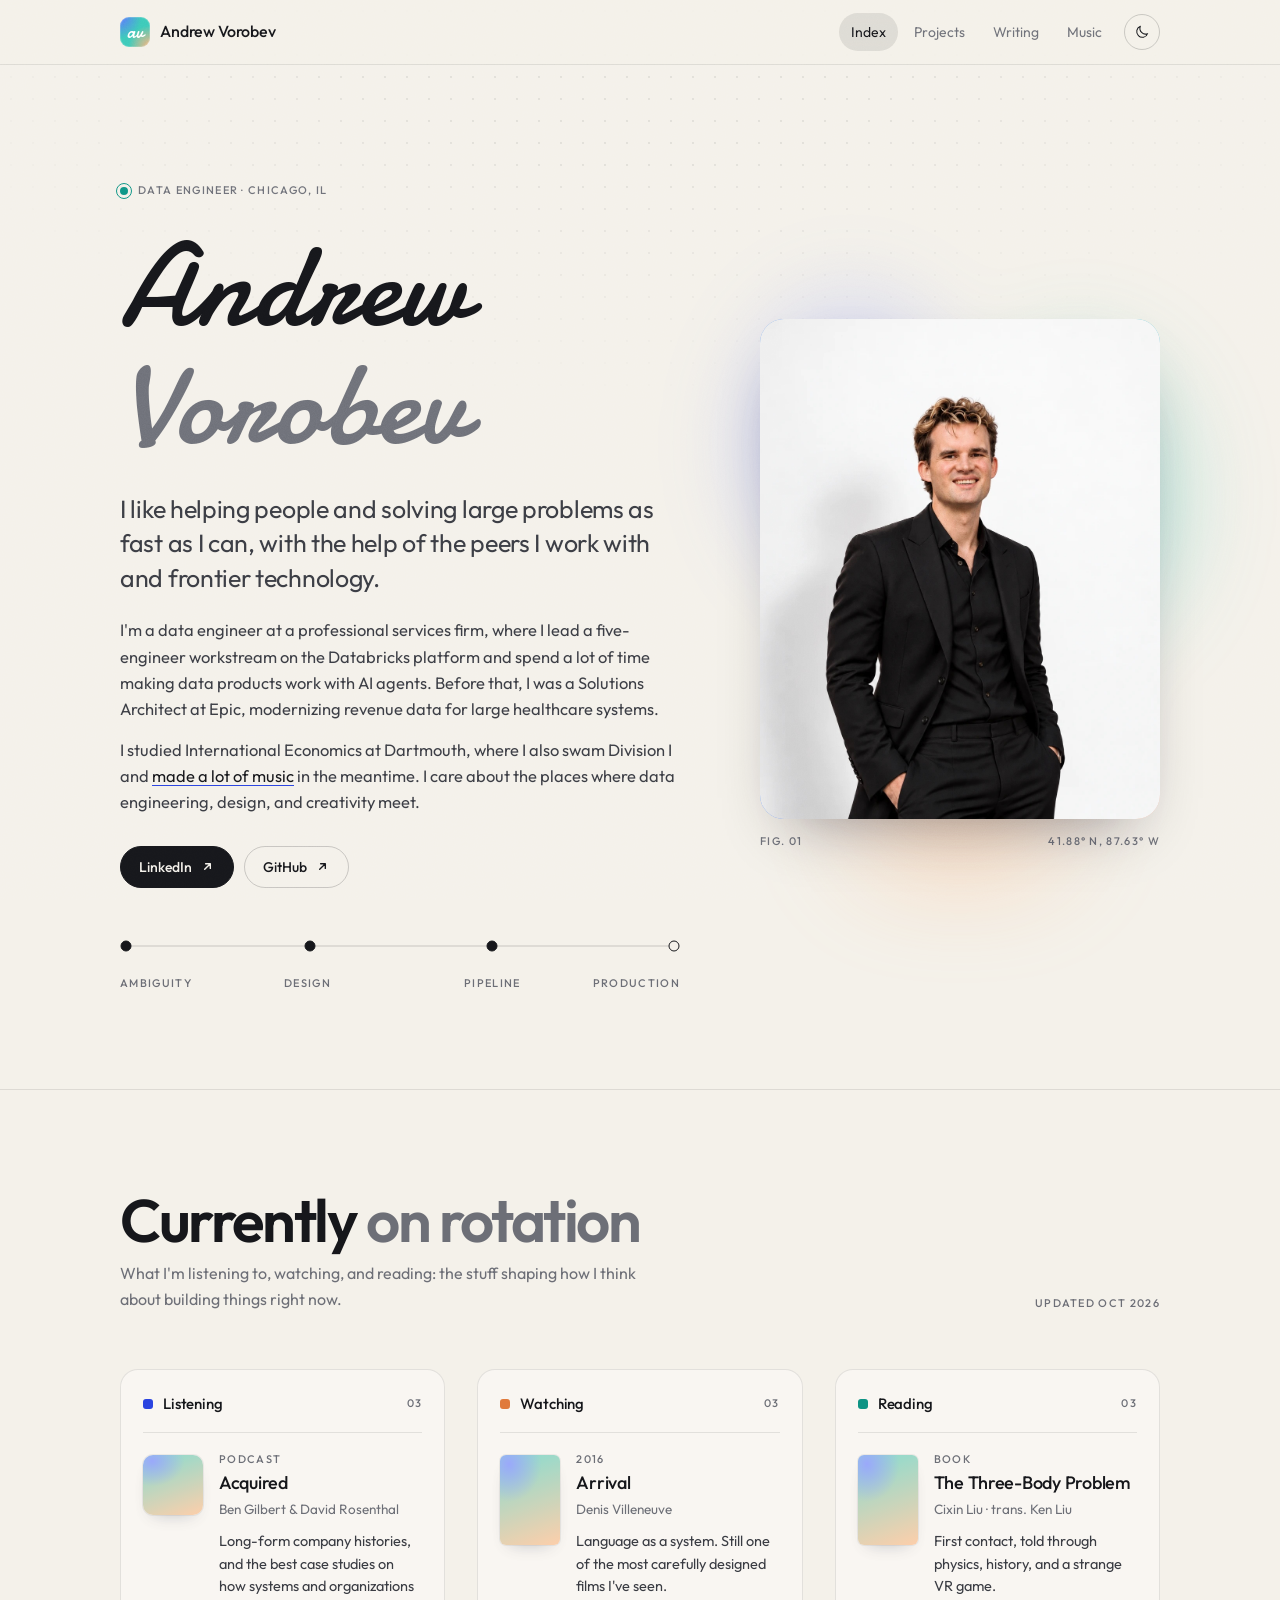
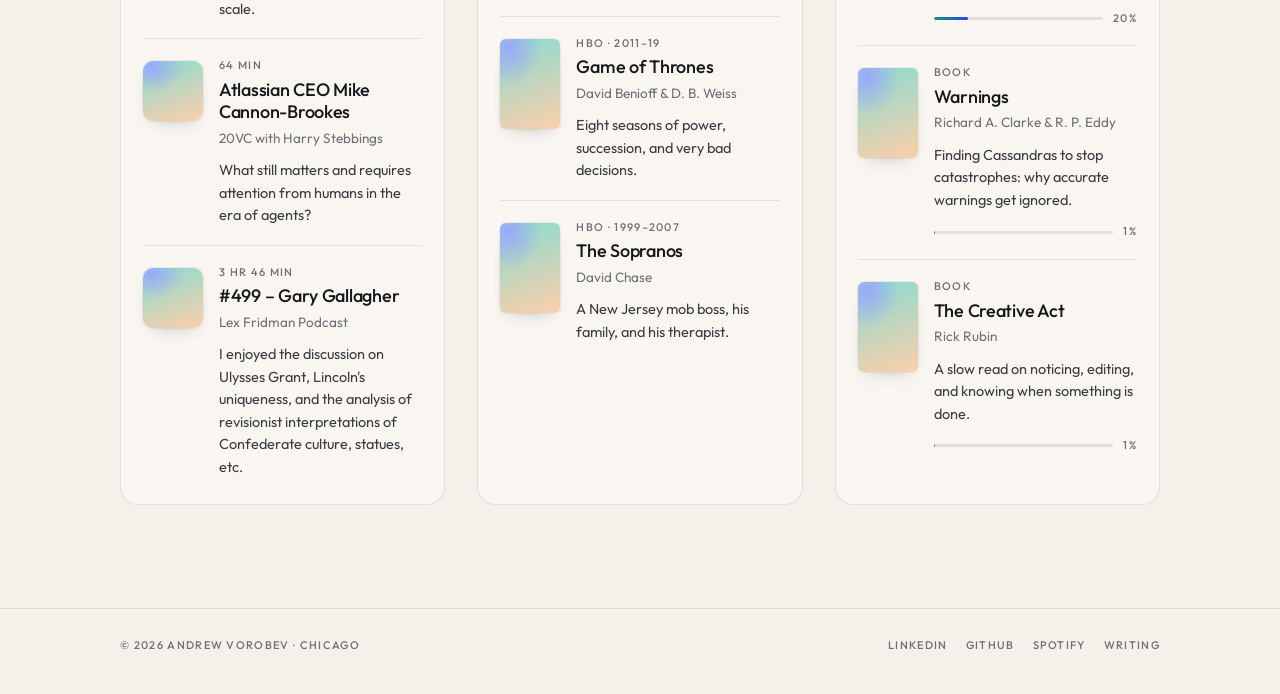
<file: index.html>
<!doctype html>
<html lang="en">
  <head>
    <meta charset="utf-8" />
    <meta name="viewport" content="width=device-width, initial-scale=1" />
    <title>Andrew Vorobev | Data Engineer</title>
    <meta
      name="description"
      content="Andrew Vorobev is a Chicago-based data engineer who takes ambiguous problems all the way to production Databricks systems."
    />
    <meta property="og:title" content="Andrew Vorobev | Data Engineer" />
    <meta property="og:description" content="Data engineering, design, and what I'm into right now." />
    <meta property="og:url" content="https://avorobev.com/" />
    <meta property="og:type" content="website" />
    <meta property="og:image" content="https://avorobev.com/assets/img/avatar.jpg" />
    <link rel="canonical" href="https://avorobev.com/" />
    <link rel="icon" href="/favicon.svg" type="image/svg+xml" />
    <meta name="theme-color" content="#f4f1ea" media="(prefers-color-scheme: light)" />
    <meta name="theme-color" content="#0b0c0f" media="(prefers-color-scheme: dark)" />
    <script>
      document.documentElement.classList.add("js");
      try {
        var t = localStorage.getItem("theme");
        if (t === "light" || t === "dark") document.documentElement.setAttribute("data-theme", t);
      } catch (e) {}
    </script>
    <link rel="preconnect" href="https://fonts.googleapis.com" />
    <link rel="preconnect" href="https://fonts.gstatic.com" crossorigin />
    <link
      rel="stylesheet"
      href="https://fonts.googleapis.com/css2?family=Damion&family=Outfit:wght@300..700&display=swap"
    />
    <link rel="stylesheet" href="/assets/css/site.css?v=202610201709" />
  </head>
  <body>
    <a class="skip" href="#main">Skip to content</a>

    <header class="site-header">
      <div class="wrap">
        <a class="brand" href="/" aria-label="Andrew Vorobev, home">
          <span class="brand-mark" aria-hidden="true">av</span>
          <span class="brand-name">Andrew Vorobev</span>
        </a>
        <nav class="nav" aria-label="Primary">
          <a href="/" aria-current="page">Index</a>
          <a href="/projects/">Projects</a>
          <a href="/writing/">Writing</a>
          <a href="/music/">Music</a>
          <button class="theme-toggle" type="button" aria-label="Toggle color theme">
            <svg class="moon" viewBox="0 0 24 24" fill="none" stroke="currentColor" stroke-width="1.6" stroke-linecap="round" stroke-linejoin="round"><path d="M20.5 14.5A8.5 8.5 0 0 1 9.5 3.5a8.5 8.5 0 1 0 11 11Z" /></svg>
            <svg class="sun" viewBox="0 0 24 24" fill="none" stroke="currentColor" stroke-width="1.6" stroke-linecap="round"><circle cx="12" cy="12" r="4" /><path d="M12 2v2M12 20v2M4.9 4.9l1.4 1.4M17.7 17.7l1.4 1.4M2 12h2M20 12h2M4.9 19.1l1.4-1.4M17.7 6.3l1.4-1.4" /></svg>
          </button>
        </nav>
      </div>
    </header>

    <main id="main">
      <!-- ============ Hero ============ -->
      <section class="hero">
        <div class="wrap hero-grid">
          <div class="reveal">
            <div class="eyebrow mono">
              <span class="pulse" aria-hidden="true"></span>
              Data Engineer · Chicago, IL
            </div>

            <h1>Andrew<br /><em>Vorobev</em></h1>

            <p class="lede">
              I like helping people and solving large problems as fast as I can, with the help of the peers I work
              with and frontier technology.
            </p>

            <div class="bio">
              <p>
                I'm a data engineer at a professional services firm, where I lead a five-engineer workstream on the Databricks
                platform and spend a lot of time making data products work with AI agents. Before that, I was a
                Solutions Architect at Epic, modernizing revenue data for large healthcare systems.
              </p>
              <p>
                I studied International Economics at Dartmouth, where I also swam Division I and
                <a class="inline-link" href="/music/">made a lot of music</a> in the meantime. I care about the
                places where data engineering, design, and creativity meet.
              </p>
            </div>

            <div class="links">
              <a class="btn btn-primary" href="https://www.linkedin.com/in/andrew-vorobev/" target="_blank" rel="noopener">
                LinkedIn
                <svg viewBox="0 0 16 16" fill="none" stroke="currentColor" stroke-width="1.5" stroke-linecap="round" stroke-linejoin="round" aria-hidden="true"><path d="M5 11 11 5M6 5h5v5" /></svg>
              </a>
              <a class="btn" href="https://github.com/avorobevv" target="_blank" rel="noopener">
                GitHub
                <svg viewBox="0 0 16 16" fill="none" stroke="currentColor" stroke-width="1.5" stroke-linecap="round" stroke-linejoin="round" aria-hidden="true"><path d="M5 11 11 5M6 5h5v5" /></svg>
              </a>
            </div>

            <div class="pipeline" aria-hidden="true">
              <svg viewBox="0 0 560 28" preserveAspectRatio="none">
                <defs>
                  <linearGradient id="flowGradient" x1="0" x2="1" y1="0" y2="0">
                    <stop offset="0" stop-color="var(--accent-2)" />
                    <stop offset="0.55" stop-color="var(--accent)" />
                    <stop offset="1" stop-color="var(--accent-3)" />
                  </linearGradient>
                </defs>
                <line class="track" x1="6" y1="14" x2="554" y2="14" />
                <line class="flow" x1="6" y1="14" x2="554" y2="14" />
                <circle class="node done" cx="6" cy="14" r="5" />
                <circle class="node done" cx="190" cy="14" r="5" />
                <circle class="node done" cx="372" cy="14" r="5" />
                <circle class="node" cx="554" cy="14" r="5" />
              </svg>
              <div class="pipeline-labels mono">
                <span>Ambiguity</span>
                <span>Design</span>
                <span>Pipeline</span>
                <span>Production</span>
              </div>
            </div>
          </div>

          <figure class="portrait reveal" style="margin: 0">
            <div class="orb" aria-hidden="true"></div>
            <div class="frame">
              <span class="monogram" aria-hidden="true">av</span>
                      <img src="/assets/img/avatar.jpg" alt="Portrait of Andrew Vorobev" width="1024" height="1536" onerror="this.remove()" />
            </div>
            <figcaption class="caption mono">
              <span>Fig. 01</span>
              <span>41.88° N, 87.63° W</span>
            </figcaption>
          </figure>
        </div>
      </section>

      <!-- ============ Currently ============ -->
      <section class="section" id="currently">
        <div class="wrap">
          <div class="section-head reveal">
            <div>
              <h2>Currently <em>on rotation</em></h2>
              <p>What I'm listening to, watching, and reading: the stuff shaping how I think about building things right now.</p>
            </div>
            <span class="mono" data-updated></span>
          </div>

          <div class="shelves">
            <article class="shelf reveal" data-kind="listening">
              <header class="shelf-head">
                <h3 class="shelf-title"><span class="swatch" aria-hidden="true"></span>Listening</h3>
                <span class="mono" data-count="listening"></span>
              </header>
              <ol data-shelf="listening"></ol>
            </article>

            <article class="shelf reveal" data-kind="watching">
              <header class="shelf-head">
                <h3 class="shelf-title"><span class="swatch" aria-hidden="true"></span>Watching</h3>
                <span class="mono" data-count="watching"></span>
              </header>
              <ol data-shelf="watching"></ol>
            </article>

            <article class="shelf reveal" data-kind="reading">
              <header class="shelf-head">
                <h3 class="shelf-title"><span class="swatch" aria-hidden="true"></span>Reading</h3>
                <span class="mono" data-count="reading"></span>
              </header>
              <ol data-shelf="reading"></ol>
            </article>
          </div>
        </div>
      </section>
    </main>

    <footer class="site-footer">
      <div class="wrap mono">
        <span>© <span data-year>2026</span> Andrew Vorobev · Chicago</span>
        <nav aria-label="Footer">
          <a href="https://www.linkedin.com/in/andrew-vorobev/" target="_blank" rel="noopener">LinkedIn</a>
          <a href="https://github.com/avorobevv" target="_blank" rel="noopener">GitHub</a>
          <a href="https://open.spotify.com/playlist/3fFQsMJOLqlDgXYkNLs4aQ" target="_blank" rel="noopener">Spotify</a>
          <a href="/writing/">Writing</a>
        </nav>
      </div>
    </footer>

    <script src="/assets/js/now.js?v=202610201709"></script>
    <script src="/assets/js/main.js?v=202610201709"></script>
  </body>
</html>
</file>
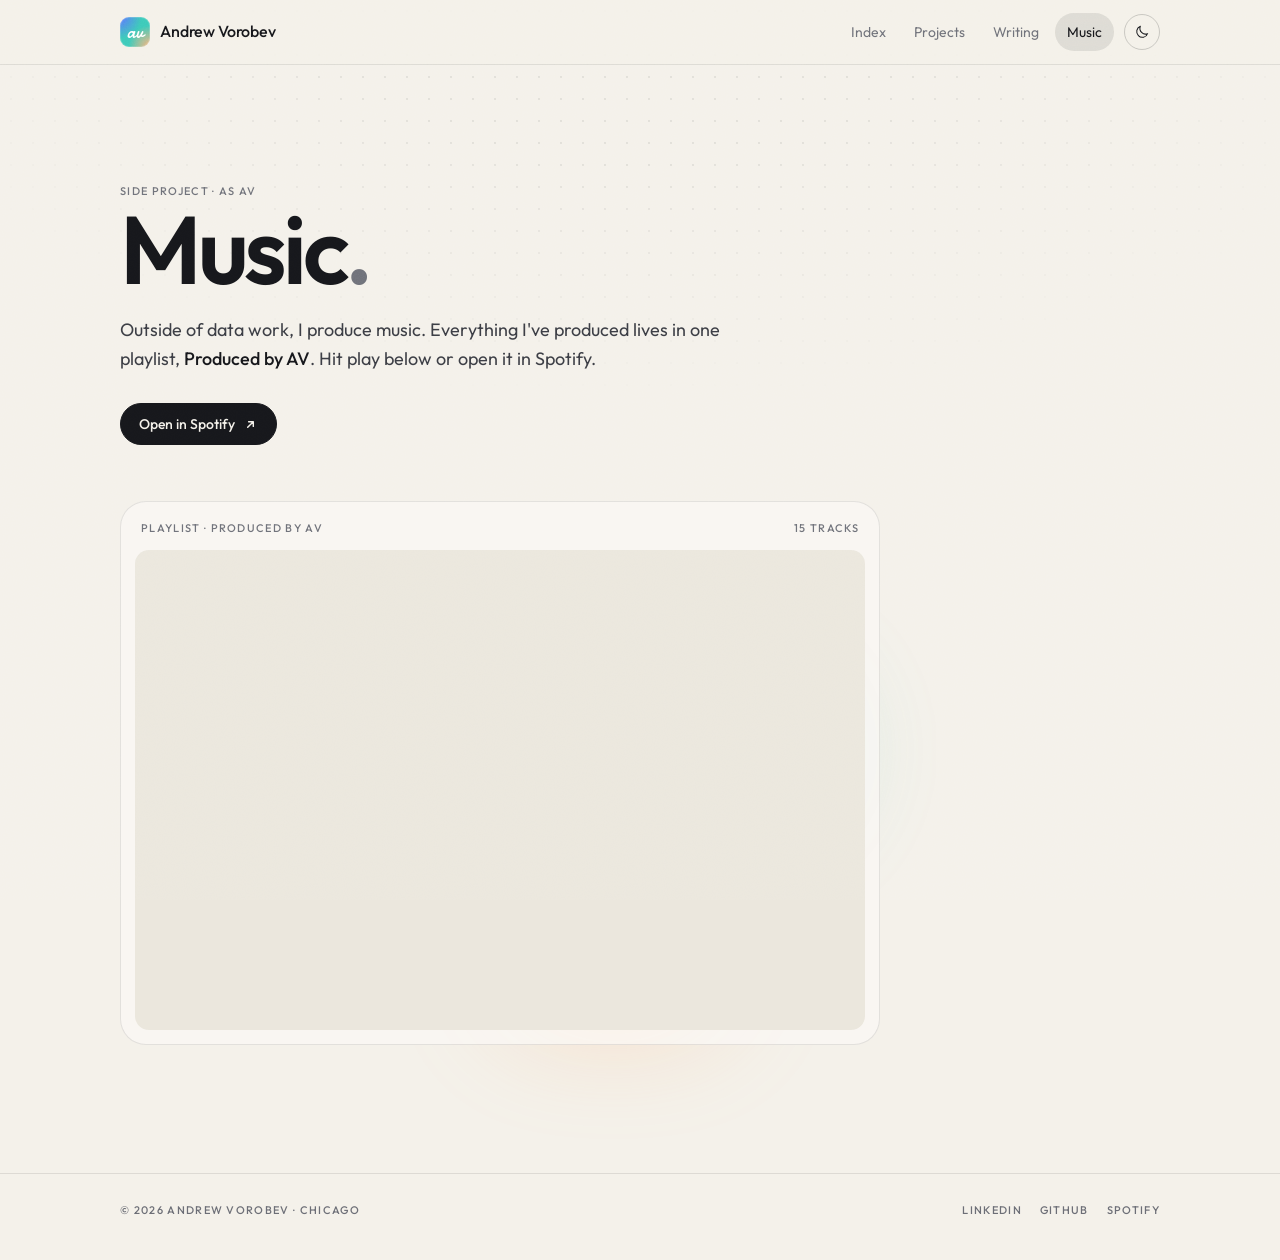
<file: music/index.html>
<!doctype html>
<html lang="en">
  <head>
    <meta charset="utf-8" />
    <meta name="viewport" content="width=device-width, initial-scale=1" />
    <title>Music | Andrew Vorobev</title>
    <meta name="description" content="Songs produced by Andrew Vorobev, as AV." />
    <meta property="og:title" content="Produced by AV" />
    <meta property="og:description" content="Songs produced by Andrew Vorobev, as AV." />
    <meta property="og:url" content="https://avorobev.com/music/" />
    <link rel="canonical" href="https://avorobev.com/music/" />
    <link rel="icon" href="/favicon.svg" type="image/svg+xml" />
    <meta name="theme-color" content="#f4f1ea" media="(prefers-color-scheme: light)" />
    <meta name="theme-color" content="#0b0c0f" media="(prefers-color-scheme: dark)" />
    <script>
      document.documentElement.classList.add("js");
      try {
        var t = localStorage.getItem("theme");
        if (t === "light" || t === "dark") document.documentElement.setAttribute("data-theme", t);
      } catch (e) {}
    </script>
    <link rel="preconnect" href="https://fonts.googleapis.com" />
    <link rel="preconnect" href="https://fonts.gstatic.com" crossorigin />
    <link
      rel="stylesheet"
      href="https://fonts.googleapis.com/css2?family=Damion&family=Outfit:wght@300..700&display=swap"
    />
    <link rel="stylesheet" href="/assets/css/site.css?v=202610201709" />
  </head>
  <body>
    <a class="skip" href="#main">Skip to content</a>

    <header class="site-header">
      <div class="wrap">
        <a class="brand" href="/" aria-label="Andrew Vorobev, home">
          <span class="brand-mark" aria-hidden="true">av</span>
          <span class="brand-name">Andrew Vorobev</span>
        </a>
        <nav class="nav" aria-label="Primary">
          <a href="/">Index</a>
          <a href="/projects/">Projects</a>
          <a href="/writing/">Writing</a>
          <a href="/music/" aria-current="page">Music</a>
          <button class="theme-toggle" type="button" aria-label="Toggle color theme">
            <svg class="moon" viewBox="0 0 24 24" fill="none" stroke="currentColor" stroke-width="1.6" stroke-linecap="round" stroke-linejoin="round"><path d="M20.5 14.5A8.5 8.5 0 0 1 9.5 3.5a8.5 8.5 0 1 0 11 11Z" /></svg>
            <svg class="sun" viewBox="0 0 24 24" fill="none" stroke="currentColor" stroke-width="1.6" stroke-linecap="round"><circle cx="12" cy="12" r="4" /><path d="M12 2v2M12 20v2M4.9 4.9l1.4 1.4M17.7 17.7l1.4 1.4M2 12h2M20 12h2M4.9 19.1l1.4-1.4M17.7 6.3l1.4-1.4" /></svg>
          </button>
        </nav>
      </div>
    </header>

    <main id="main" class="wrap">
      <section class="page-head reveal">
        <span class="mono">Side project · as AV</span>
        <h1>Music<em>.</em></h1>
        <p>
          Outside of data work, I produce music. Everything I've produced lives in one playlist,
          <em>Produced by AV</em>. Hit play below or open it in Spotify.
        </p>
        <div class="links">
          <a class="btn btn-primary" href="https://open.spotify.com/playlist/3fFQsMJOLqlDgXYkNLs4aQ" target="_blank" rel="noopener">
            Open in Spotify
            <svg viewBox="0 0 16 16" fill="none" stroke="currentColor" stroke-width="1.5" stroke-linecap="round" stroke-linejoin="round" aria-hidden="true"><path d="M5 11 11 5M6 5h5v5" /></svg>
          </a>
        </div>
      </section>

      <section class="player reveal" aria-label="Produced by AV on Spotify">
        <div class="orb" aria-hidden="true"></div>
        <div class="player-head">
          <span class="mono">Playlist · Produced by AV</span>
          <span class="mono">15 tracks</span>
        </div>
        <iframe
          class="player-embed"
          title="Spotify playlist: Produced by AV"
          src="https://open.spotify.com/embed/playlist/3fFQsMJOLqlDgXYkNLs4aQ?utm_source=generator"
          width="100%"
          height="480"
          frameborder="0"
          allow="autoplay; clipboard-write; encrypted-media; fullscreen; picture-in-picture"
          loading="lazy"
        ></iframe>
      </section>
    </main>

    <footer class="site-footer">
      <div class="wrap mono">
        <span>© <span data-year>2026</span> Andrew Vorobev · Chicago</span>
        <nav aria-label="Footer">
          <a href="https://www.linkedin.com/in/andrew-vorobev/" target="_blank" rel="noopener">LinkedIn</a>
          <a href="https://github.com/avorobevv" target="_blank" rel="noopener">GitHub</a>
          <a href="https://open.spotify.com/playlist/3fFQsMJOLqlDgXYkNLs4aQ" target="_blank" rel="noopener">Spotify</a>
        </nav>
      </div>
    </footer>

    <script src="/assets/js/main.js?v=202610201709"></script>
  </body>
</html>
</file>
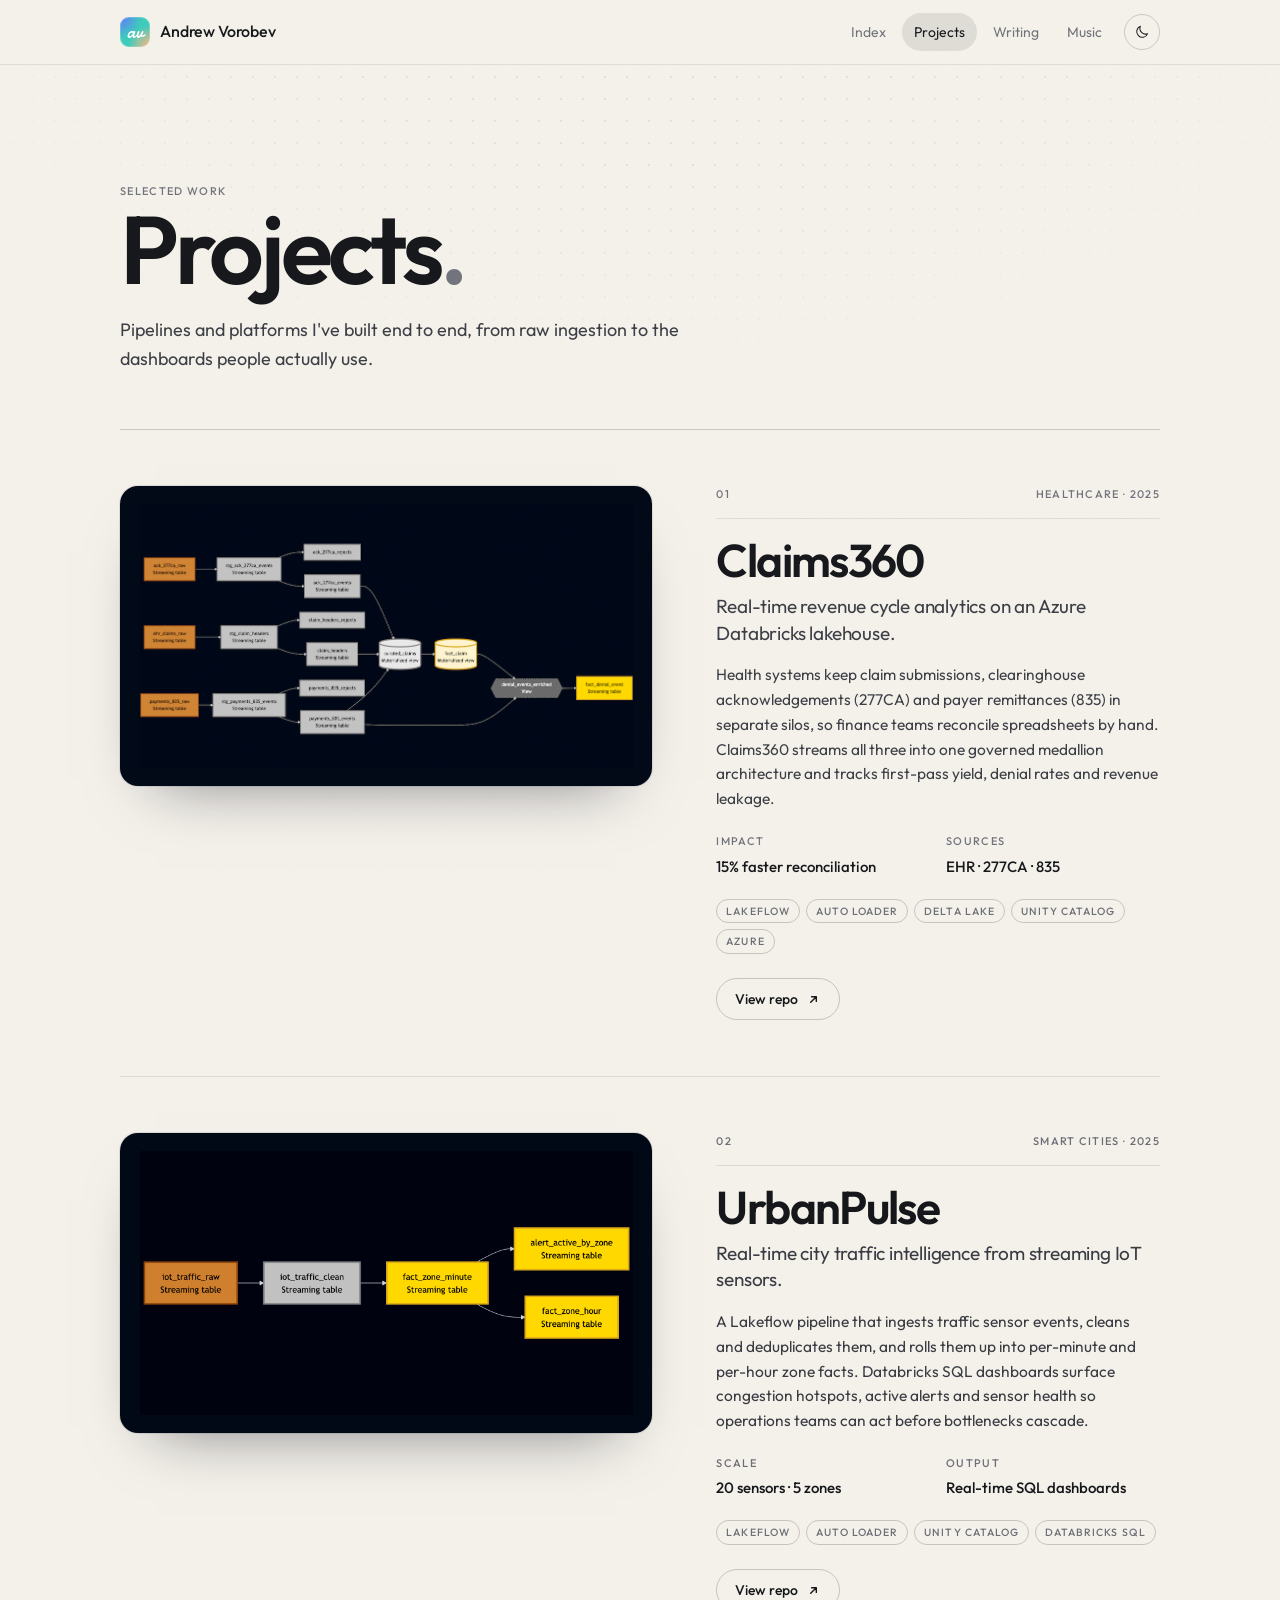
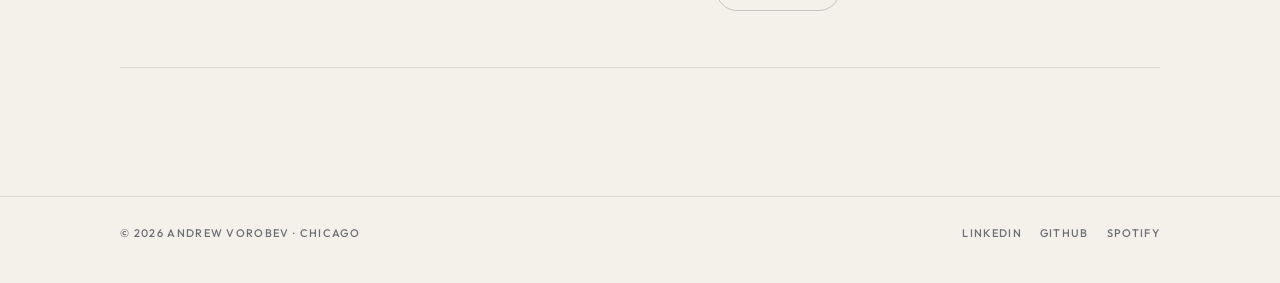
<file: projects/index.html>
<!doctype html>
<html lang="en">
  <head>
    <meta charset="utf-8" />
    <meta name="viewport" content="width=device-width, initial-scale=1" />
    <title>Projects | Andrew Vorobev</title>
    <meta name="description" content="Data engineering projects by Andrew Vorobev: lakehouse pipelines and real-time analytics on Databricks." />
    <link rel="canonical" href="https://avorobev.com/projects/" />
    <link rel="icon" href="/favicon.svg" type="image/svg+xml" />
    <meta name="theme-color" content="#f4f1ea" media="(prefers-color-scheme: light)" />
    <meta name="theme-color" content="#0b0c0f" media="(prefers-color-scheme: dark)" />
    <script>
      document.documentElement.classList.add("js");
      try {
        var t = localStorage.getItem("theme");
        if (t === "light" || t === "dark") document.documentElement.setAttribute("data-theme", t);
      } catch (e) {}
    </script>
    <link rel="preconnect" href="https://fonts.googleapis.com" />
    <link rel="preconnect" href="https://fonts.gstatic.com" crossorigin />
    <link
      rel="stylesheet"
      href="https://fonts.googleapis.com/css2?family=Damion&family=Outfit:wght@300..700&display=swap"
    />
    <link rel="stylesheet" href="/assets/css/site.css?v=202610201709" />
  </head>
  <body>
    <a class="skip" href="#main">Skip to content</a>

    <header class="site-header">
      <div class="wrap">
        <a class="brand" href="/" aria-label="Andrew Vorobev, home">
          <span class="brand-mark" aria-hidden="true">av</span>
          <span class="brand-name">Andrew Vorobev</span>
        </a>
        <nav class="nav" aria-label="Primary">
          <a href="/">Index</a>
          <a href="/projects/" aria-current="page">Projects</a>
          <a href="/writing/">Writing</a>
          <a href="/music/">Music</a>
          <button class="theme-toggle" type="button" aria-label="Toggle color theme">
            <svg class="moon" viewBox="0 0 24 24" fill="none" stroke="currentColor" stroke-width="1.6" stroke-linecap="round" stroke-linejoin="round"><path d="M20.5 14.5A8.5 8.5 0 0 1 9.5 3.5a8.5 8.5 0 1 0 11 11Z" /></svg>
            <svg class="sun" viewBox="0 0 24 24" fill="none" stroke="currentColor" stroke-width="1.6" stroke-linecap="round"><circle cx="12" cy="12" r="4" /><path d="M12 2v2M12 20v2M4.9 4.9l1.4 1.4M17.7 17.7l1.4 1.4M2 12h2M20 12h2M4.9 19.1l1.4-1.4M17.7 6.3l1.4-1.4" /></svg>
          </button>
        </nav>
      </div>
    </header>

    <main id="main" class="wrap">
      <section class="page-head reveal">
        <span class="mono">Selected work</span>
        <h1>Projects<em>.</em></h1>
        <p>Pipelines and platforms I've built end to end, from raw ingestion to the dashboards people actually use.</p>
      </section>

      <ol class="projects">
        <li class="project reveal">
          <a class="project-media" href="https://github.com/vorobev-andrew/Claims360" target="_blank" rel="noopener" tabindex="-1" aria-hidden="true">
            <img src="/assets/img/projects/claims360.png" alt="" width="1003" height="536" loading="lazy" />
          </a>
          <div class="project-body">
            <div class="project-meta mono">
              <span>01</span>
              <span>Healthcare · 2025</span>
            </div>
            <h2><a href="https://github.com/vorobev-andrew/Claims360" target="_blank" rel="noopener">Claims360</a></h2>
            <p class="project-lede">Real-time revenue cycle analytics on an Azure Databricks lakehouse.</p>
            <p>
              Health systems keep claim submissions, clearinghouse acknowledgements (277CA) and payer remittances (835) in
              separate silos, so finance teams reconcile spreadsheets by hand. Claims360 streams all three into one
              governed medallion architecture and tracks first-pass yield, denial rates and revenue leakage.
            </p>
            <dl class="project-stats">
              <div><dt class="mono">Impact</dt><dd>15% faster reconciliation</dd></div>
              <div><dt class="mono">Sources</dt><dd>EHR · 277CA · 835</dd></div>
            </dl>
            <div class="tags">
              <span class="tag">Lakeflow</span><span class="tag">Auto Loader</span><span class="tag">Delta Lake</span><span class="tag">Unity Catalog</span><span class="tag">Azure</span>
            </div>
            <a class="btn" href="https://github.com/vorobev-andrew/Claims360" target="_blank" rel="noopener">
              View repo
              <svg viewBox="0 0 16 16" fill="none" stroke="currentColor" stroke-width="1.5" stroke-linecap="round" stroke-linejoin="round" aria-hidden="true"><path d="M5 11 11 5M6 5h5v5" /></svg>
            </a>
          </div>
        </li>

        <li class="project reveal">
          <a class="project-media" href="https://github.com/vorobev-andrew/UrbanPulse" target="_blank" rel="noopener" tabindex="-1" aria-hidden="true">
            <img src="/assets/img/projects/urbanpulse.png" alt="" width="1600" height="855" loading="lazy" />
          </a>
          <div class="project-body">
            <div class="project-meta mono">
              <span>02</span>
              <span>Smart cities · 2025</span>
            </div>
            <h2><a href="https://github.com/vorobev-andrew/UrbanPulse" target="_blank" rel="noopener">UrbanPulse</a></h2>
            <p class="project-lede">Real-time city traffic intelligence from streaming IoT sensors.</p>
            <p>
              A Lakeflow pipeline that ingests traffic sensor events, cleans and deduplicates them, and rolls them up into
              per-minute and per-hour zone facts. Databricks SQL dashboards surface congestion hotspots, active alerts and
              sensor health so operations teams can act before bottlenecks cascade.
            </p>
            <dl class="project-stats">
              <div><dt class="mono">Scale</dt><dd>20 sensors · 5 zones</dd></div>
              <div><dt class="mono">Output</dt><dd>Real-time SQL dashboards</dd></div>
            </dl>
            <div class="tags">
              <span class="tag">Lakeflow</span><span class="tag">Auto Loader</span><span class="tag">Unity Catalog</span><span class="tag">Databricks SQL</span>
            </div>
            <a class="btn" href="https://github.com/vorobev-andrew/UrbanPulse" target="_blank" rel="noopener">
              View repo
              <svg viewBox="0 0 16 16" fill="none" stroke="currentColor" stroke-width="1.5" stroke-linecap="round" stroke-linejoin="round" aria-hidden="true"><path d="M5 11 11 5M6 5h5v5" /></svg>
            </a>
          </div>
        </li>
      </ol>
    </main>

    <footer class="site-footer">
      <div class="wrap mono">
        <span>© <span data-year>2026</span> Andrew Vorobev · Chicago</span>
        <nav aria-label="Footer">
          <a href="https://www.linkedin.com/in/andrew-vorobev/" target="_blank" rel="noopener">LinkedIn</a>
          <a href="https://github.com/avorobevv" target="_blank" rel="noopener">GitHub</a>
          <a href="https://open.spotify.com/playlist/3fFQsMJOLqlDgXYkNLs4aQ" target="_blank" rel="noopener">Spotify</a>
        </nav>
      </div>
    </footer>

    <script src="/assets/js/main.js?v=202610201709"></script>
  </body>
</html>
</file>
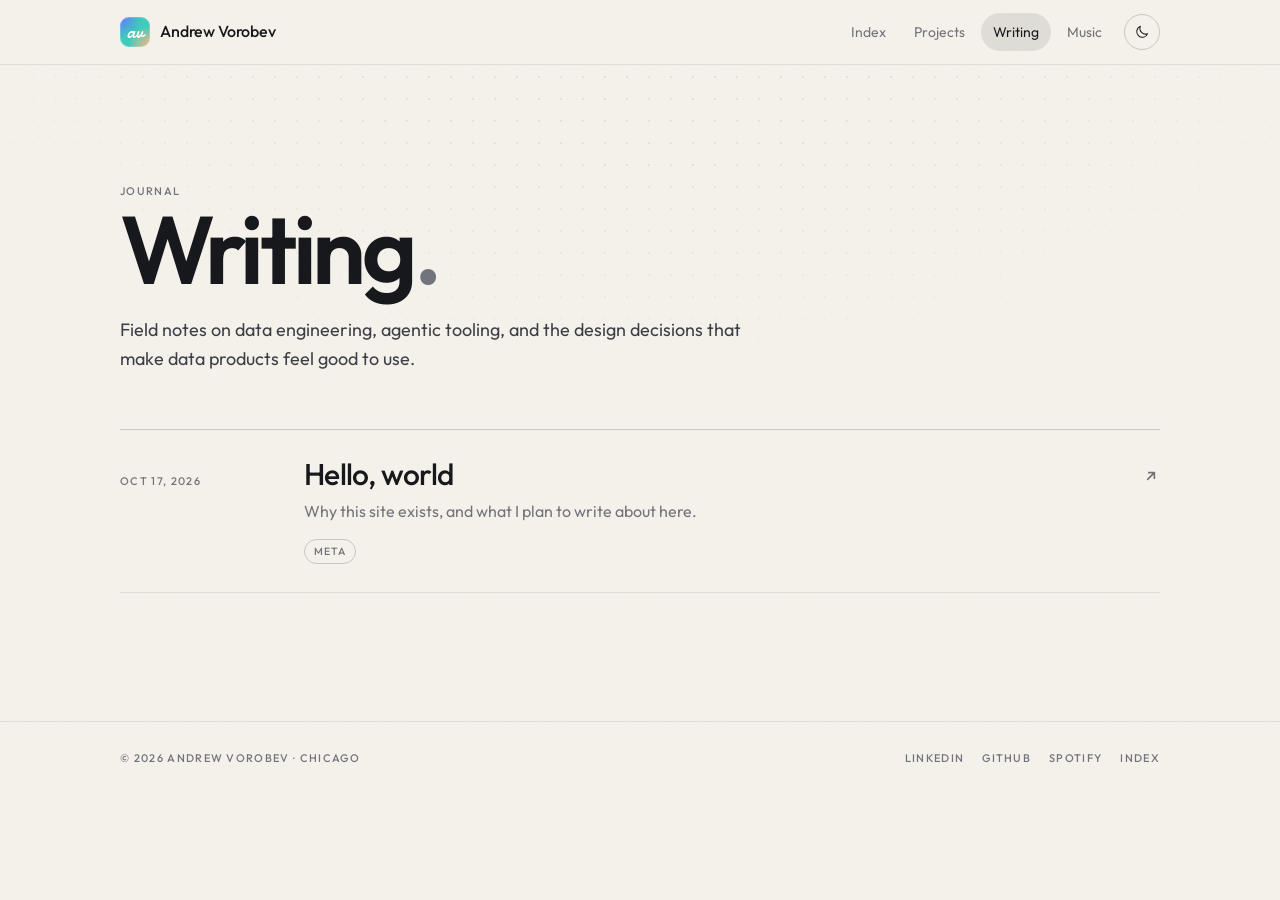
<file: writing/index.html>
<!doctype html>
<html lang="en">
  <head>
    <meta charset="utf-8" />
    <meta name="viewport" content="width=device-width, initial-scale=1" />
    <title>Writing | Andrew Vorobev</title>
    <meta name="description" content="Notes from Andrew Vorobev on data engineering, agentic tooling, and design." />
    <link rel="canonical" href="https://avorobev.com/writing/" />
    <link rel="icon" href="/favicon.svg" type="image/svg+xml" />
    <meta name="theme-color" content="#f4f1ea" media="(prefers-color-scheme: light)" />
    <meta name="theme-color" content="#0b0c0f" media="(prefers-color-scheme: dark)" />
    <script>
      document.documentElement.classList.add("js");
      try {
        var t = localStorage.getItem("theme");
        if (t === "light" || t === "dark") document.documentElement.setAttribute("data-theme", t);
      } catch (e) {}
    </script>
    <link rel="preconnect" href="https://fonts.googleapis.com" />
    <link rel="preconnect" href="https://fonts.gstatic.com" crossorigin />
    <link
      rel="stylesheet"
      href="https://fonts.googleapis.com/css2?family=Damion&family=Outfit:wght@300..700&display=swap"
    />
    <link rel="stylesheet" href="/assets/css/site.css?v=202610201709" />
  </head>
  <body>
    <a class="skip" href="#main">Skip to content</a>

    <header class="site-header">
      <div class="wrap">
        <a class="brand" href="/" aria-label="Andrew Vorobev, home">
          <span class="brand-mark" aria-hidden="true">av</span>
          <span class="brand-name">Andrew Vorobev</span>
        </a>
        <nav class="nav" aria-label="Primary">
          <a href="/">Index</a>
          <a href="/projects/">Projects</a>
          <a href="/writing/" aria-current="page">Writing</a>
          <a href="/music/">Music</a>
          <button class="theme-toggle" type="button" aria-label="Toggle color theme">
            <svg class="moon" viewBox="0 0 24 24" fill="none" stroke="currentColor" stroke-width="1.6" stroke-linecap="round" stroke-linejoin="round"><path d="M20.5 14.5A8.5 8.5 0 0 1 9.5 3.5a8.5 8.5 0 1 0 11 11Z" /></svg>
            <svg class="sun" viewBox="0 0 24 24" fill="none" stroke="currentColor" stroke-width="1.6" stroke-linecap="round"><circle cx="12" cy="12" r="4" /><path d="M12 2v2M12 20v2M4.9 4.9l1.4 1.4M17.7 17.7l1.4 1.4M2 12h2M20 12h2M4.9 19.1l1.4-1.4M17.7 6.3l1.4-1.4" /></svg>
          </button>
        </nav>
      </div>
    </header>

    <main id="main" class="wrap">
      <section class="page-head reveal">
        <span class="mono">Journal</span>
        <h1>Writing<em>.</em></h1>
        <p>Field notes on data engineering, agentic tooling, and the design decisions that make data products feel good to use.</p>
      </section>

      <!--
        To add a post: copy writing/hello-world/ to writing/<slug>/,
        edit it, then add a new <li class="post-row"> at the top of this list.
      -->
      <ol class="posts reveal">
        <li class="post-row">
          <a href="/writing/hello-world/">
            <span class="mono">Oct 17, 2026</span>
            <div>
              <h2>Hello, world</h2>
              <p>Why this site exists, and what I plan to write about here.</p>
              <div class="tags"><span class="tag">Meta</span></div>
            </div>
            <svg class="arrow" viewBox="0 0 16 16" fill="none" stroke="currentColor" stroke-width="1.5" stroke-linecap="round" stroke-linejoin="round" aria-hidden="true"><path d="M5 11 11 5M6 5h5v5" /></svg>
          </a>
        </li>
      </ol>
    </main>

    <footer class="site-footer">
      <div class="wrap mono">
        <span>© <span data-year>2026</span> Andrew Vorobev · Chicago</span>
        <nav aria-label="Footer">
          <a href="https://www.linkedin.com/in/andrew-vorobev/" target="_blank" rel="noopener">LinkedIn</a>
          <a href="https://github.com/avorobevv" target="_blank" rel="noopener">GitHub</a>
          <a href="https://open.spotify.com/playlist/3fFQsMJOLqlDgXYkNLs4aQ" target="_blank" rel="noopener">Spotify</a>
          <a href="/">Index</a>
        </nav>
      </div>
    </footer>

    <script src="/assets/js/main.js?v=202610201709"></script>
  </body>
</html>
</file>
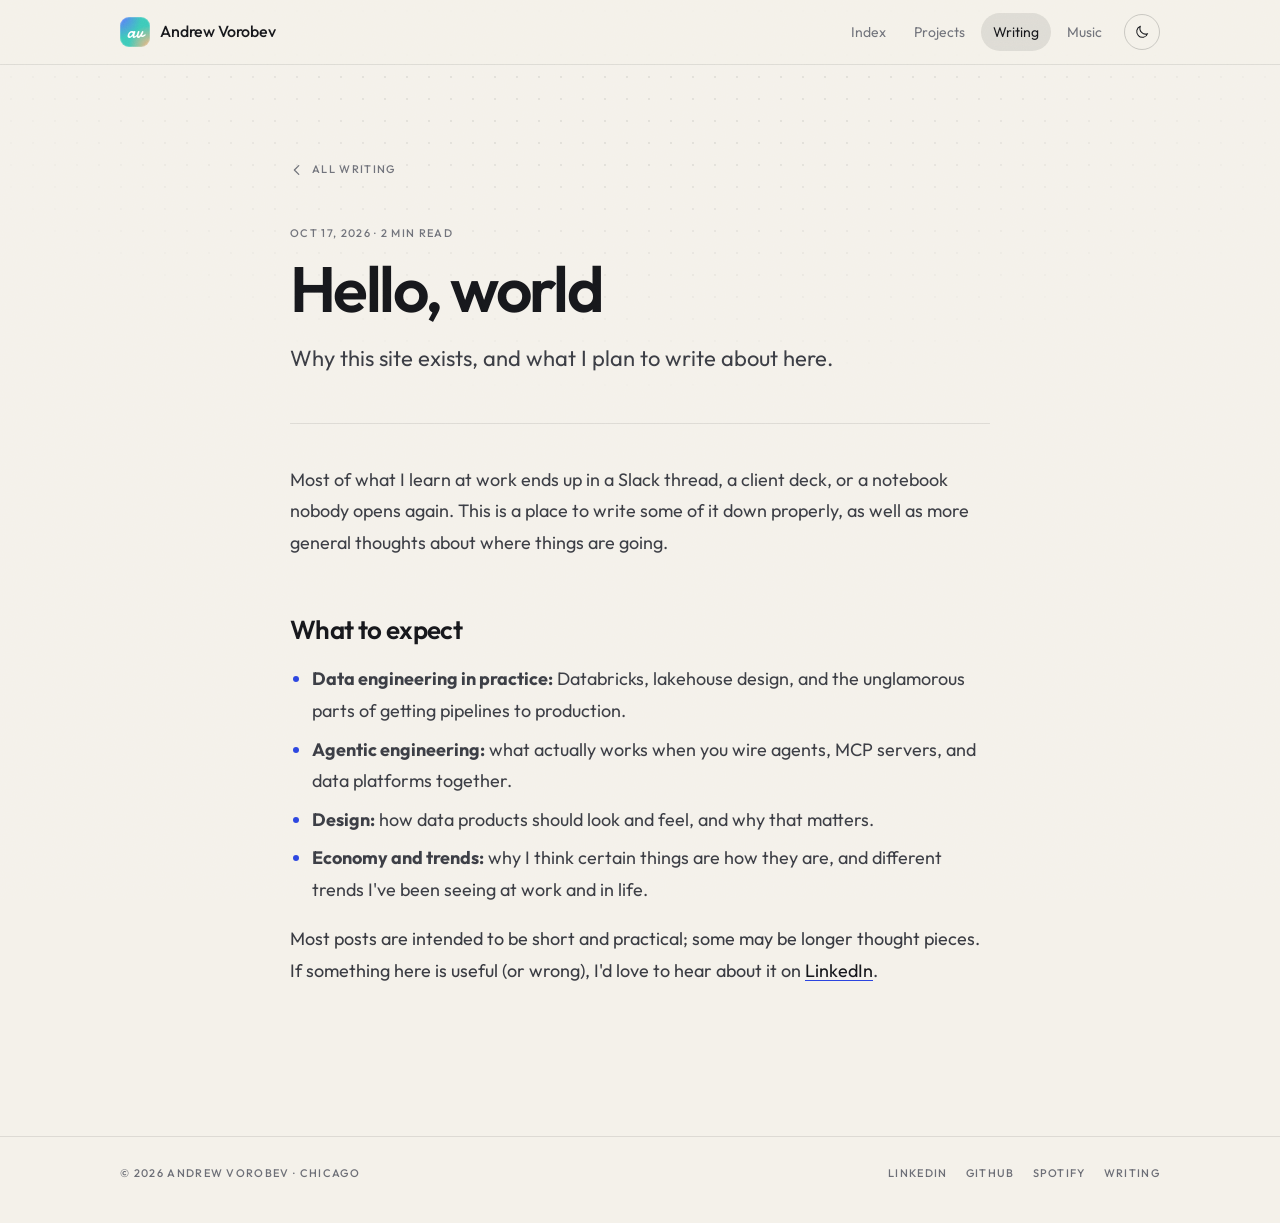
<file: writing/hello-world/index.html>
<!doctype html>
<html lang="en">
  <head>
    <meta charset="utf-8" />
    <meta name="viewport" content="width=device-width, initial-scale=1" />
    <title>Hello, world | Andrew Vorobev</title>
    <meta name="description" content="Why this site exists, and what I plan to write about here." />
    <link rel="canonical" href="https://avorobev.com/writing/hello-world/" />
    <link rel="icon" href="/favicon.svg" type="image/svg+xml" />
    <meta name="theme-color" content="#f4f1ea" media="(prefers-color-scheme: light)" />
    <meta name="theme-color" content="#0b0c0f" media="(prefers-color-scheme: dark)" />
    <script>
      document.documentElement.classList.add("js");
      try {
        var t = localStorage.getItem("theme");
        if (t === "light" || t === "dark") document.documentElement.setAttribute("data-theme", t);
      } catch (e) {}
    </script>
    <link rel="preconnect" href="https://fonts.googleapis.com" />
    <link rel="preconnect" href="https://fonts.gstatic.com" crossorigin />
    <link
      rel="stylesheet"
      href="https://fonts.googleapis.com/css2?family=Damion&family=Outfit:wght@300..700&display=swap"
    />
    <link rel="stylesheet" href="/assets/css/site.css?v=202610201709" />
  </head>
  <body>
    <a class="skip" href="#main">Skip to content</a>

    <header class="site-header">
      <div class="wrap">
        <a class="brand" href="/" aria-label="Andrew Vorobev, home">
          <span class="brand-mark" aria-hidden="true">av</span>
          <span class="brand-name">Andrew Vorobev</span>
        </a>
        <nav class="nav" aria-label="Primary">
          <a href="/">Index</a>
          <a href="/projects/">Projects</a>
          <a href="/writing/" aria-current="page">Writing</a>
          <a href="/music/">Music</a>
          <button class="theme-toggle" type="button" aria-label="Toggle color theme">
            <svg class="moon" viewBox="0 0 24 24" fill="none" stroke="currentColor" stroke-width="1.6" stroke-linecap="round" stroke-linejoin="round"><path d="M20.5 14.5A8.5 8.5 0 0 1 9.5 3.5a8.5 8.5 0 1 0 11 11Z" /></svg>
            <svg class="sun" viewBox="0 0 24 24" fill="none" stroke="currentColor" stroke-width="1.6" stroke-linecap="round"><circle cx="12" cy="12" r="4" /><path d="M12 2v2M12 20v2M4.9 4.9l1.4 1.4M17.7 17.7l1.4 1.4M2 12h2M20 12h2M4.9 19.1l1.4-1.4M17.7 6.3l1.4-1.4" /></svg>
          </button>
        </nav>
      </div>
    </header>

    <main id="main" class="wrap">
      <article class="article">
        <a class="back mono" href="/writing/">
          <svg width="14" height="14" viewBox="0 0 16 16" fill="none" stroke="currentColor" stroke-width="1.5" stroke-linecap="round" stroke-linejoin="round" aria-hidden="true"><path d="M10 3 5 8l5 5" /></svg>
          All writing
        </a>

        <span class="mono">Oct 17, 2026 · 2 min read</span>
        <h1>Hello, world</h1>
        <p class="standfirst">Why this site exists, and what I plan to write about here.</p>

        <div class="prose">
          <p>
            Most of what I learn at work ends up in a Slack thread, a client deck, or a notebook nobody opens
            again. This is a place to write some of it down properly, as well as more general thoughts about where things are going.
          </p>

          <h2>What to expect</h2>
          <ul>
            <li><strong>Data engineering in practice:</strong> Databricks, lakehouse design, and the unglamorous parts of getting pipelines to production.</li>
            <li><strong>Agentic engineering:</strong> what actually works when you wire agents, MCP servers, and data platforms together.</li>
            <li><strong>Design:</strong> how data products should look and feel, and why that matters.</li>
            <li><strong>Economy and trends:</strong> why I think certain things are how they are, and different trends I've been seeing at work and in life.</li>
          </ul>
          <p>
            Most posts are intended to be short and practical; some may be longer thought pieces. If something here is useful (or wrong), I'd love to hear about it on
            <a href="https://www.linkedin.com/in/andrew-vorobev/" target="_blank" rel="noopener">LinkedIn</a>.
          </p>
        </div>
      </article>
    </main>

    <footer class="site-footer">
      <div class="wrap mono">
        <span>© <span data-year>2026</span> Andrew Vorobev · Chicago</span>
        <nav aria-label="Footer">
          <a href="https://www.linkedin.com/in/andrew-vorobev/" target="_blank" rel="noopener">LinkedIn</a>
          <a href="https://github.com/avorobevv" target="_blank" rel="noopener">GitHub</a>
          <a href="https://open.spotify.com/playlist/3fFQsMJOLqlDgXYkNLs4aQ" target="_blank" rel="noopener">Spotify</a>
          <a href="/writing/">Writing</a>
        </nav>
      </div>
    </footer>

    <script src="/assets/js/main.js?v=202610201709"></script>
  </body>
</html>
</file>
<file: assets/css/site.css>
/* ==========================================================================
   avorobev.com: design tokens
   ========================================================================== */

:root {
  --bg: #f4f1ea;
  --bg-2: #ebe7dd;
  --surface: #fbf9f5;
  --ink: #16171b;
  --ink-2: #3a3c43;
  --muted: #6d6f77;
  --line: rgba(22, 23, 27, 0.1);
  --line-strong: rgba(22, 23, 27, 0.2);
  --accent: #2b44e0;
  --accent-2: #0e9384;
  --accent-3: #e07a3c;
  --orb-a: #5b74ff;
  --orb-b: #3cc9b8;
  --orb-c: #ffb37a;
  --dot: rgba(22, 23, 27, 0.08);
  --header-bg: rgba(244, 241, 234, 0.78);
  --grain-opacity: 0.35;

  --sans: "Outfit", ui-sans-serif, system-ui, -apple-system, "Segoe UI", sans-serif;
  --serif: var(--sans);
  --mono: var(--sans);
  --name-font: "Damion", "Brush Script MT", cursive;

  --max: 1120px;
  --gutter: clamp(16px, 4vw, 40px);
  --radius: 18px;
  --ease: cubic-bezier(0.2, 0.7, 0.1, 1);

  color-scheme: light;
}

@media (prefers-color-scheme: dark) {
  :root:not([data-theme="light"]) {
    --bg: #0b0c0f;
    --bg-2: #111217;
    --surface: #14151b;
    --ink: #edebe5;
    --ink-2: #c6c4be;
    --muted: #8a8c94;
    --line: rgba(237, 235, 229, 0.09);
    --line-strong: rgba(237, 235, 229, 0.18);
    --accent: #8c9bff;
    --accent-2: #4fd6c4;
    --accent-3: #ffa66b;
    --orb-a: #3a4fe0;
    --orb-b: #12998b;
    --orb-c: #c9652f;
    --dot: rgba(237, 235, 229, 0.06);
    --header-bg: rgba(11, 12, 15, 0.72);
    --grain-opacity: 0.18;
    color-scheme: dark;
  }
}

:root[data-theme="dark"] {
  --bg: #0b0c0f;
  --bg-2: #111217;
  --surface: #14151b;
  --ink: #edebe5;
  --ink-2: #c6c4be;
  --muted: #8a8c94;
  --line: rgba(237, 235, 229, 0.09);
  --line-strong: rgba(237, 235, 229, 0.18);
  --accent: #8c9bff;
  --accent-2: #4fd6c4;
  --accent-3: #ffa66b;
  --orb-a: #3a4fe0;
  --orb-b: #12998b;
  --orb-c: #c9652f;
  --dot: rgba(237, 235, 229, 0.06);
  --header-bg: rgba(11, 12, 15, 0.72);
  --grain-opacity: 0.18;
  color-scheme: dark;
}

/* ==========================================================================
   Base
   ========================================================================== */

*,
*::before,
*::after {
  box-sizing: border-box;
}

html {
  -webkit-text-size-adjust: 100%;
  text-size-adjust: 100%;
  scroll-behavior: smooth;
}

body {
  margin: 0;
  min-height: 100vh;
  background-color: var(--bg);
  color: var(--ink);
  font-family: var(--sans);
  font-size: 16px;
  line-height: 1.6;
  -webkit-font-smoothing: antialiased;
  -moz-osx-font-smoothing: grayscale;
  overflow-x: hidden;
  transition: background-color 0.4s var(--ease), color 0.4s var(--ease);
}

/* graph-paper dots, fading out toward the bottom of the viewport */
body::before {
  content: "";
  position: fixed;
  inset: 0;
  z-index: -2;
  background-image: radial-gradient(var(--dot) 1px, transparent 1.2px);
  background-size: 22px 22px;
  -webkit-mask-image: radial-gradient(ellipse 80% 60% at 50% 0%, #000 30%, transparent 75%);
  mask-image: radial-gradient(ellipse 80% 60% at 50% 0%, #000 30%, transparent 75%);
  pointer-events: none;
}

/* film grain */
body::after {
  content: "";
  position: fixed;
  inset: 0;
  z-index: 100;
  pointer-events: none;
  opacity: var(--grain-opacity);
  mix-blend-mode: overlay;
  background-image: url("data:image/svg+xml;utf8,<svg xmlns='http://www.w3.org/2000/svg' width='160' height='160'><filter id='n'><feTurbulence type='fractalNoise' baseFrequency='.9' numOctaves='3' stitchTiles='stitch'/><feColorMatrix values='0 0 0 0 0.5  0 0 0 0 0.5  0 0 0 0 0.5  0 0 0 .55 0'/></filter><rect width='100%' height='100%' filter='url(%23n)'/></svg>");
}

::selection {
  background: var(--accent);
  color: var(--bg);
}

a {
  color: inherit;
  text-decoration: none;
}

img {
  display: block;
  max-width: 100%;
}

:focus-visible {
  outline: 2px solid var(--accent);
  outline-offset: 3px;
  border-radius: 4px;
}

.wrap {
  width: 100%;
  max-width: var(--max);
  margin: 0 auto;
  padding: 0 var(--gutter);
}

.mono {
  font-family: var(--mono);
  font-size: 12px;
  letter-spacing: 0.02em;
  text-transform: uppercase;
  color: var(--muted);
}

.skip {
  position: absolute;
  left: -999px;
  top: 8px;
}
.skip:focus {
  left: 8px;
  z-index: 200;
  background: var(--ink);
  color: var(--bg);
  padding: 8px 12px;
  border-radius: 8px;
}

/* ==========================================================================
   Header
   ========================================================================== */

.site-header {
  position: sticky;
  top: 0;
  z-index: 50;
  background: var(--header-bg);
  -webkit-backdrop-filter: saturate(140%) blur(14px);
  backdrop-filter: saturate(140%) blur(14px);
  border-bottom: 1px solid var(--line);
}

.site-header .wrap {
  display: flex;
  align-items: center;
  justify-content: space-between;
  height: 64px;
  gap: 16px;
}

.brand {
  display: inline-flex;
  align-items: center;
  gap: 10px;
  font-weight: 500;
  letter-spacing: -0.01em;
  white-space: nowrap;
}

.brand-mark {
  display: grid;
  place-items: center;
  width: 30px;
  height: 30px;
  border-radius: 9px;
  font-family: var(--serif);
  font-style: italic;
  font-size: 17px;
  color: #fff;
  background:
    radial-gradient(120% 120% at 0% 0%, var(--orb-a) 0%, transparent 60%),
    radial-gradient(120% 120% at 100% 100%, var(--orb-c) 0%, transparent 60%),
    var(--orb-b);
  box-shadow: inset 0 0 0 1px rgba(255, 255, 255, 0.18);
}

.nav {
  display: flex;
  align-items: center;
  gap: 4px;
}

.nav a {
  position: relative;
  padding: 8px 12px;
  border-radius: 999px;
  font-size: 14px;
  color: var(--muted);
  transition: color 0.2s var(--ease), background-color 0.2s var(--ease);
}

.nav a:hover {
  color: var(--ink);
}

.nav a[aria-current="page"] {
  color: var(--ink);
  background: var(--line);
}

.theme-toggle {
  display: grid;
  place-items: center;
  width: 36px;
  height: 36px;
  margin-left: 6px;
  border: 1px solid var(--line-strong);
  border-radius: 999px;
  background: transparent;
  color: var(--ink);
  cursor: pointer;
  transition: border-color 0.2s var(--ease), transform 0.3s var(--ease);
}

.theme-toggle:hover {
  border-color: var(--ink);
}

.theme-toggle:active {
  transform: scale(0.94);
}

.theme-toggle svg {
  width: 16px;
  height: 16px;
}

.theme-toggle .sun {
  display: none;
}
.theme-toggle .moon {
  display: block;
}
:root[data-theme="dark"] .theme-toggle .sun {
  display: block;
}
:root[data-theme="dark"] .theme-toggle .moon {
  display: none;
}
@media (prefers-color-scheme: dark) {
  :root:not([data-theme="light"]) .theme-toggle .sun {
    display: block;
  }
  :root:not([data-theme="light"]) .theme-toggle .moon {
    display: none;
  }
}

/* ==========================================================================
   Hero
   ========================================================================== */

.hero {
  padding: clamp(48px, 9vw, 112px) 0 clamp(56px, 8vw, 96px);
}

.hero-grid {
  display: grid;
  grid-template-columns: minmax(0, 7fr) minmax(0, 5fr);
  gap: clamp(32px, 6vw, 80px);
  align-items: center;
}

.eyebrow {
  display: inline-flex;
  align-items: center;
  gap: 10px;
  margin-bottom: 28px;
}

.pulse {
  position: relative;
  width: 8px;
  height: 8px;
  border-radius: 50%;
  background: var(--accent-2);
}

.pulse::after {
  content: "";
  position: absolute;
  inset: -4px;
  border-radius: 50%;
  border: 1px solid var(--accent-2);
  animation: pulse 2.4s var(--ease) infinite;
}

@keyframes pulse {
  0% {
    transform: scale(0.6);
    opacity: 0.9;
  }
  100% {
    transform: scale(1.8);
    opacity: 0;
  }
}

.hero h1 {
  margin: 0;
  font-family: var(--serif);
  font-weight: 400;
  font-size: clamp(56px, 9vw, 112px);
  line-height: 0.92;
  letter-spacing: -0.025em;
}

.hero h1 em {
  font-style: italic;
  color: var(--muted);
}

.lede {
  margin: 28px 0 0;
  max-width: 34ch;
  font-family: var(--serif);
  font-size: clamp(24px, 2.6vw, 30px);
  line-height: 1.22;
  letter-spacing: -0.005em;
  color: var(--ink-2);
}

.bio {
  margin: 22px 0 0;
  max-width: 58ch;
  font-size: 16.5px;
  color: var(--ink-2);
}

.bio p {
  margin: 0 0 14px;
}

.links {
  display: flex;
  flex-wrap: wrap;
  gap: 10px;
  margin-top: 30px;
}

.btn {
  display: inline-flex;
  align-items: center;
  gap: 8px;
  height: 42px;
  padding: 0 18px;
  border-radius: 999px;
  border: 1px solid var(--line-strong);
  font-size: 14px;
  font-weight: 500;
  transition: background-color 0.25s var(--ease), color 0.25s var(--ease), border-color 0.25s var(--ease),
    transform 0.25s var(--ease);
}

.btn svg {
  width: 15px;
  height: 15px;
  transition: transform 0.25s var(--ease);
}

.btn:hover {
  border-color: var(--ink);
}

.btn:hover svg {
  transform: translate(2px, -2px);
}

.btn-primary {
  background: var(--ink);
  border-color: var(--ink);
  color: var(--bg);
}

.btn-primary:hover {
  background: var(--accent);
  border-color: var(--accent);
  color: #fff;
}

/* pipeline motif */
.pipeline {
  margin-top: 44px;
  max-width: 560px;
}

.pipeline svg {
  width: 100%;
  height: 28px;
  overflow: visible;
}

.pipeline .track {
  stroke: var(--line-strong);
  stroke-width: 1;
}

.pipeline .flow {
  stroke: url(#flowGradient);
  stroke-width: 1.5;
  stroke-dasharray: 3 7;
  animation: flow 1.6s linear infinite;
}

.pipeline .node {
  fill: var(--bg);
  stroke: var(--ink);
  stroke-width: 1;
}

.pipeline .node.done {
  fill: var(--ink);
}

@keyframes flow {
  to {
    stroke-dashoffset: -20;
  }
}

.pipeline-labels {
  display: grid;
  grid-template-columns: repeat(4, 1fr);
  margin-top: 8px;
}

.pipeline-labels span:nth-child(2) {
  text-align: center;
  transform: translateX(-16%);
}
.pipeline-labels span:nth-child(3) {
  text-align: center;
  transform: translateX(16%);
}
.pipeline-labels span:last-child {
  text-align: right;
}

/* portrait */
.portrait {
  position: relative;
  justify-self: end;
  width: 100%;
  max-width: 400px;
}

.orb {
  position: absolute;
  inset: -14% -12% -10%;
  z-index: -1;
  background:
    radial-gradient(38% 38% at 28% 30%, var(--orb-a), transparent 70%),
    radial-gradient(40% 40% at 74% 38%, var(--orb-b), transparent 70%),
    radial-gradient(46% 42% at 50% 78%, var(--orb-c), transparent 72%);
  filter: blur(42px);
  opacity: 0.55;
  animation: drift 18s ease-in-out infinite alternate;
}

@keyframes drift {
  0% {
    transform: rotate(0deg) scale(1);
  }
  100% {
    transform: rotate(25deg) scale(1.06);
  }
}

.frame {
  position: relative;
  aspect-ratio: 4 / 5;
  border-radius: 24px;
  overflow: hidden;
  background:
    radial-gradient(90% 70% at 15% 10%, var(--orb-a) 0%, transparent 60%),
    radial-gradient(80% 70% at 90% 95%, var(--orb-c) 0%, transparent 60%),
    linear-gradient(160deg, var(--orb-b), var(--orb-a));
  box-shadow:
    0 1px 0 rgba(255, 255, 255, 0.25) inset,
    0 30px 60px -30px rgba(10, 12, 30, 0.45);
}

.frame .monogram {
  position: absolute;
  inset: 0;
  display: grid;
  place-items: center;
  font-family: var(--serif);
  font-style: italic;
  font-size: clamp(120px, 16vw, 180px);
  line-height: 1;
  color: rgba(255, 255, 255, 0.92);
  letter-spacing: -0.04em;
  text-shadow: 0 10px 40px rgba(0, 0, 0, 0.15);
}

.frame img {
  position: absolute;
  inset: 0;
  width: 100%;
  height: 100%;
  object-fit: cover;
  object-position: 50% 12%;
}

.caption {
  display: flex;
  justify-content: space-between;
  margin-top: 14px;
}

/* ==========================================================================
   Sections
   ========================================================================== */

.section {
  padding: clamp(56px, 8vw, 104px) 0;
  border-top: 1px solid var(--line);
}

.section-head {
  display: flex;
  align-items: flex-end;
  justify-content: space-between;
  gap: 24px;
  margin-bottom: clamp(32px, 5vw, 56px);
}

.section-head h2 {
  margin: 0;
  font-family: var(--serif);
  font-weight: 400;
  font-size: clamp(40px, 6vw, 72px);
  line-height: 0.95;
  letter-spacing: -0.02em;
}

.section-head h2 em {
  color: var(--muted);
}

.section-head p {
  margin: 12px 0 0;
  max-width: 48ch;
  color: var(--muted);
}

/* "Currently": three shelves */
.shelves {
  display: grid;
  grid-template-columns: repeat(3, minmax(0, 1fr));
  gap: clamp(20px, 3vw, 32px);
}

.shelf {
  position: relative;
  padding: 22px 22px 8px;
  border: 1px solid var(--line);
  border-radius: var(--radius);
  background: color-mix(in srgb, var(--surface) 72%, transparent);
  transition: border-color 0.3s var(--ease), transform 0.4s var(--ease);
}

.shelf:hover {
  border-color: var(--line-strong);
}

.shelf-head {
  display: flex;
  align-items: center;
  justify-content: space-between;
  padding-bottom: 16px;
  border-bottom: 1px solid var(--line);
}

.shelf-title {
  display: flex;
  align-items: center;
  gap: 10px;
  margin: 0;
  font-size: 15px;
  font-weight: 500;
  letter-spacing: -0.01em;
}

.shelf-title .swatch {
  width: 10px;
  height: 10px;
  border-radius: 3px;
}

.shelf[data-kind="listening"] .swatch {
  background: var(--accent);
}
.shelf[data-kind="watching"] .swatch {
  background: var(--accent-3);
}
.shelf[data-kind="reading"] .swatch {
  background: var(--accent-2);
}

.shelf ol {
  list-style: none;
  margin: 0;
  padding: 0;
}

.item {
  padding: 18px 0;
  border-bottom: 1px solid var(--line);
}

.item:last-child {
  border-bottom: 0;
}

.item.has-thumb {
  display: grid;
  grid-template-columns: 60px minmax(0, 1fr);
  gap: 16px;
  align-items: start;
}

.item-thumb {
  position: relative;
  display: block;
  width: 60px;
  aspect-ratio: 2 / 3;
  margin-top: 4px;
  border-radius: 6px;
  overflow: hidden;
  background: var(--line);
  box-shadow:
    0 0 0 1px var(--line),
    0 8px 18px -10px rgba(10, 12, 30, 0.45);
  transition: transform 0.35s var(--ease), box-shadow 0.35s var(--ease);
}

.shelf[data-kind="listening"] .item-thumb {
  aspect-ratio: 1;
  border-radius: 10px;
}

.item-thumb img {
  width: 100%;
  height: 100%;
  object-fit: cover;
}

.item:hover .item-thumb {
  transform: translateY(-2px) rotate(-1.5deg);
  box-shadow:
    0 0 0 1px var(--line-strong),
    0 14px 24px -12px rgba(10, 12, 30, 0.5);
}

.item-thumb.is-missing {
  background:
    radial-gradient(90% 70% at 15% 10%, var(--orb-a) 0%, transparent 60%),
    linear-gradient(160deg, var(--orb-b), var(--orb-c));
  opacity: 0.6;
}

.item-kicker {
  display: block;
  margin-bottom: 4px;
  font-size: 11px;
}

.item-top {
  display: flex;
  align-items: baseline;
  justify-content: space-between;
  gap: 12px;
}

.item-title {
  margin: 0;
  font-family: var(--serif);
  font-size: 23px;
  font-weight: 400;
  line-height: 1.15;
  letter-spacing: -0.005em;
}

.item-title a {
  background-image: linear-gradient(currentColor, currentColor);
  background-size: 0% 1px;
  background-position: 0 100%;
  background-repeat: no-repeat;
  transition: background-size 0.35s var(--ease);
}

.item-title a:hover {
  background-size: 100% 1px;
}

.item-by {
  margin: 4px 0 0;
  font-size: 13.5px;
  color: var(--muted);
}

.item-note {
  margin: 10px 0 0;
  font-size: 14.5px;
  line-height: 1.55;
  color: var(--ink-2);
}

.progress {
  display: flex;
  align-items: center;
  gap: 10px;
  margin-top: 12px;
}

.progress-track {
  flex: 1;
  height: 3px;
  border-radius: 3px;
  background: var(--line);
  overflow: hidden;
}

.progress-fill {
  height: 100%;
  border-radius: 3px;
  background: linear-gradient(90deg, var(--accent-2), var(--accent));
  transform-origin: left;
}

/* ==========================================================================
   Writing index
   ========================================================================== */

.page-head {
  padding: clamp(56px, 9vw, 112px) 0 clamp(32px, 5vw, 56px);
}

.page-head h1 {
  margin: 0;
  font-family: var(--serif);
  font-weight: 400;
  font-size: clamp(56px, 10vw, 120px);
  line-height: 0.9;
  letter-spacing: -0.03em;
}

.page-head h1 em {
  color: var(--muted);
}

.page-head p {
  margin: 22px 0 0;
  max-width: 52ch;
  font-size: 18px;
  color: var(--ink-2);
}

.posts {
  list-style: none;
  margin: 0 0 clamp(64px, 10vw, 128px);
  padding: 0;
  border-top: 1px solid var(--line-strong);
}

.post-row a {
  display: grid;
  grid-template-columns: 160px minmax(0, 1fr) auto;
  gap: 24px;
  align-items: baseline;
  padding: 28px 0;
  border-bottom: 1px solid var(--line);
  transition: padding 0.35s var(--ease);
}

.post-row h2 {
  margin: 0;
  font-family: var(--serif);
  font-weight: 400;
  font-size: clamp(26px, 3.4vw, 36px);
  line-height: 1.1;
  letter-spacing: -0.01em;
}

.post-row p {
  margin: 8px 0 0;
  max-width: 62ch;
  color: var(--muted);
}

.post-row .arrow {
  width: 18px;
  height: 18px;
  color: var(--muted);
  transition: transform 0.35s var(--ease), color 0.35s var(--ease);
}

.post-row a:hover .arrow {
  transform: translate(3px, -3px);
  color: var(--accent);
}

.post-row a:hover h2 {
  color: var(--accent);
}

.tags {
  display: flex;
  flex-wrap: wrap;
  gap: 6px;
  margin-top: 14px;
}

.tag {
  padding: 3px 9px;
  border: 1px solid var(--line-strong);
  border-radius: 999px;
  font-family: var(--mono);
  font-size: 11px;
  letter-spacing: 0.02em;
  text-transform: uppercase;
  color: var(--muted);
}

/* ==========================================================================
   Projects
   ========================================================================== */

.projects {
  list-style: none;
  margin: 0 0 clamp(64px, 10vw, 128px);
  padding: 0;
  border-top: 1px solid var(--line-strong);
}

.project {
  display: grid;
  grid-template-columns: minmax(0, 6fr) minmax(0, 5fr);
  gap: clamp(28px, 5vw, 64px);
  align-items: start;
  padding: clamp(36px, 5vw, 56px) 0;
  border-bottom: 1px solid var(--line);
}

.project-media {
  display: block;
  aspect-ratio: 16 / 9;
  padding: 18px;
  border-radius: var(--radius);
  background: #010816;
  overflow: hidden;
  box-shadow:
    0 0 0 1px var(--line),
    0 30px 60px -36px rgba(10, 12, 30, 0.55);
  transition: transform 0.5s var(--ease), box-shadow 0.5s var(--ease);
}

.project-media img {
  width: 100%;
  height: 100%;
  object-fit: contain;
}

.project:hover .project-media {
  transform: translateY(-3px);
  box-shadow:
    0 0 0 1px var(--line-strong),
    0 40px 70px -36px rgba(10, 12, 30, 0.6);
}

.project-meta {
  display: flex;
  justify-content: space-between;
  padding-bottom: 14px;
  border-bottom: 1px solid var(--line);
}

.project h2 {
  margin: 18px 0 0;
  font-family: var(--serif);
  font-weight: 400;
  font-size: clamp(38px, 5vw, 56px);
  line-height: 1;
  letter-spacing: -0.02em;
}

.project h2 a {
  transition: color 0.25s var(--ease);
}

.project h2 a:hover {
  color: var(--accent);
}

.project-lede {
  margin: 10px 0 0;
  font-family: var(--serif);
  font-size: 22px;
  line-height: 1.3;
  color: var(--ink-2);
}

.project-body > p:not(.project-lede) {
  margin: 16px 0 0;
  font-size: 15.5px;
  color: var(--ink-2);
}

.project-stats {
  display: grid;
  grid-template-columns: 1fr 1fr;
  gap: 16px;
  margin: 22px 0 0;
}

.project-stats dt {
  font-size: 11px;
}

.project-stats dd {
  margin: 4px 0 0;
  font-weight: 500;
  font-size: 15px;
}

.project .tags {
  margin-top: 20px;
}

.project .btn {
  margin-top: 24px;
}

@media (max-width: 860px) {
  .project {
    grid-template-columns: 1fr;
  }
}

/* ==========================================================================
   Music
   ========================================================================== */

.page-head p em {
  font-family: var(--serif);
  font-size: 1.12em;
  color: var(--ink);
}

.player {
  position: relative;
  max-width: 760px;
  margin: 0 0 clamp(64px, 10vw, 128px);
  padding: 14px;
  border: 1px solid var(--line);
  border-radius: 26px;
  background: color-mix(in srgb, var(--surface) 72%, transparent);
}

.player .orb {
  inset: 10% 0 -4% 30%;
  opacity: 0.35;
}

.player-head {
  display: flex;
  justify-content: space-between;
  padding: 4px 6px 12px;
}

.player-embed {
  display: block;
  width: 100%;
  border: 0;
  border-radius: 14px;
  background: var(--bg-2);
}

/* ==========================================================================
   Article
   ========================================================================== */

.article {
  max-width: 700px;
  margin: 0 auto;
  padding: clamp(48px, 8vw, 96px) 0 clamp(64px, 10vw, 128px);
}

.back {
  display: flex;
  width: fit-content;
  align-items: center;
  gap: 8px;
  margin-bottom: 40px;
  transition: color 0.2s var(--ease);
}

.back:hover {
  color: var(--ink);
}

.article h1 {
  margin: 14px 0 0;
  font-family: var(--serif);
  font-weight: 400;
  font-size: clamp(44px, 7vw, 76px);
  line-height: 0.98;
  letter-spacing: -0.025em;
}

.article .standfirst {
  margin: 22px 0 0;
  font-family: var(--serif);
  font-size: clamp(22px, 2.6vw, 27px);
  line-height: 1.3;
  color: var(--ink-2);
}

.prose {
  margin-top: 48px;
  padding-top: 40px;
  border-top: 1px solid var(--line);
  font-size: 18px;
  line-height: 1.75;
  color: var(--ink-2);
}

.prose h2 {
  margin: 2.2em 0 0.4em;
  font-family: var(--serif);
  font-weight: 400;
  font-size: 32px;
  line-height: 1.15;
  color: var(--ink);
}

.prose p {
  margin: 0 0 1.2em;
}

.prose a {
  color: var(--ink);
  text-decoration: underline;
  text-decoration-color: var(--accent);
  text-underline-offset: 3px;
  text-decoration-thickness: 1px;
}

.prose ul {
  padding-left: 1.2em;
}

.prose li {
  margin-bottom: 0.4em;
}

.prose li::marker {
  color: var(--accent);
}

.prose blockquote {
  margin: 1.8em 0;
  padding-left: 22px;
  border-left: 2px solid var(--accent);
  font-family: var(--serif);
  font-size: 24px;
  line-height: 1.35;
  color: var(--ink);
}

.prose code {
  padding: 2px 6px;
  border-radius: 6px;
  background: var(--line);
  font-family: var(--mono);
  font-size: 0.85em;
}

/* ==========================================================================
   Footer
   ========================================================================== */

.site-footer {
  border-top: 1px solid var(--line);
  padding: 28px 0 40px;
}

.site-footer .wrap {
  display: flex;
  flex-wrap: wrap;
  align-items: center;
  justify-content: space-between;
  gap: 12px;
}

.site-footer nav {
  display: flex;
  gap: 18px;
}

.site-footer a:hover {
  color: var(--ink);
}

/* ==========================================================================
   Motion
   ========================================================================== */

.js .reveal {
  opacity: 0;
  transform: translateY(14px);
  transition: opacity 0.8s var(--ease), transform 0.8s var(--ease);
}

.js .reveal.in {
  opacity: 1;
  transform: none;
}

@media (prefers-reduced-motion: reduce) {
  *,
  *::before,
  *::after {
    animation: none !important;
    transition: none !important;
    scroll-behavior: auto !important;
  }
  .reveal {
    opacity: 1;
    transform: none;
  }
}

/* ==========================================================================
   Responsive
   ========================================================================== */

@media (max-width: 960px) {
  .shelves {
    grid-template-columns: 1fr;
  }
}

@media (max-width: 860px) {
  .hero-grid {
    grid-template-columns: 1fr;
  }
  .portrait {
    justify-self: start;
    max-width: 168px;
    order: -1;
  }
  .portrait .frame {
    aspect-ratio: 1;
    border-radius: 20px;
  }
  .portrait .monogram {
    font-size: 88px;
  }
  .portrait .caption {
    display: none;
  }
  .hero-grid {
    gap: 28px;
  }
  .section-head {
    flex-direction: column;
    align-items: flex-start;
  }
}

@media (max-width: 640px) {
  .brand-name {
    display: none;
  }
  .post-row a {
    grid-template-columns: 1fr;
    gap: 8px;
  }
  .post-row .arrow {
    display: none;
  }
  .pipeline-labels span {
    font-size: 10px;
  }
}

.inline-link {
  color: var(--ink);
  text-decoration: underline;
  text-decoration-color: var(--accent);
  text-decoration-thickness: 1px;
  text-underline-offset: 3px;
  transition: color 0.2s var(--ease);
}

.inline-link:hover {
  color: var(--accent);
}

@media (max-width: 420px) {
  .nav a {
    padding: 8px 9px;
    font-size: 13.5px;
  }
  .theme-toggle {
    margin-left: 2px;
  }
}

/* ==========================================================================
   Type system: geometric sans everywhere, brush script for the name
   ========================================================================== */

.mono {
  font-size: 11px;
  font-weight: 500;
  letter-spacing: 0.12em;
}

.tag {
  font-size: 10.5px;
  font-weight: 500;
  letter-spacing: 0.1em;
}

h1 em,
h2 em,
.page-head p em {
  font-style: normal;
}

.brand-mark,
.frame .monogram {
  font-family: var(--name-font);
  font-style: normal;
  font-weight: 400;
  font-synthesis: none;
}

.brand-mark {
  font-size: 19px;
  padding-bottom: 1px;
}

.hero h1 {
  font-family: var(--name-font);
  font-weight: 400;
  font-synthesis: none;
  font-size: clamp(66px, 9.4vw, 124px);
  line-height: 0.98;
  letter-spacing: 0;
}

.lede {
  font-size: clamp(21px, 2.1vw, 25px);
  font-weight: 400;
  line-height: 1.38;
  letter-spacing: -0.012em;
}

.page-head h1 {
  font-size: clamp(48px, 8vw, 96px);
  font-weight: 600;
  line-height: 0.95;
  letter-spacing: -0.045em;
}

.section-head h2 {
  font-size: clamp(34px, 5vw, 60px);
  font-weight: 600;
  letter-spacing: -0.04em;
}

.item-title {
  font-size: 18px;
  font-weight: 500;
  line-height: 1.25;
  letter-spacing: -0.015em;
}

.project h2 {
  font-size: clamp(32px, 4vw, 46px);
  font-weight: 600;
  letter-spacing: -0.035em;
}

.project-lede {
  font-size: 19px;
  line-height: 1.4;
  letter-spacing: -0.01em;
}

.post-row h2 {
  font-size: clamp(22px, 2.8vw, 30px);
  font-weight: 500;
  letter-spacing: -0.025em;
}

.article h1 {
  font-size: clamp(40px, 6vw, 64px);
  font-weight: 600;
  letter-spacing: -0.04em;
}

.article .standfirst {
  font-size: clamp(19px, 2.2vw, 22px);
  line-height: 1.45;
}

.prose h2 {
  font-size: 26px;
  font-weight: 600;
  letter-spacing: -0.025em;
}

.prose blockquote {
  font-size: 21px;
  font-weight: 500;
  line-height: 1.45;
  letter-spacing: -0.01em;
}

.page-head p em {
  font-size: 1em;
  font-weight: 500;
}
</file>
